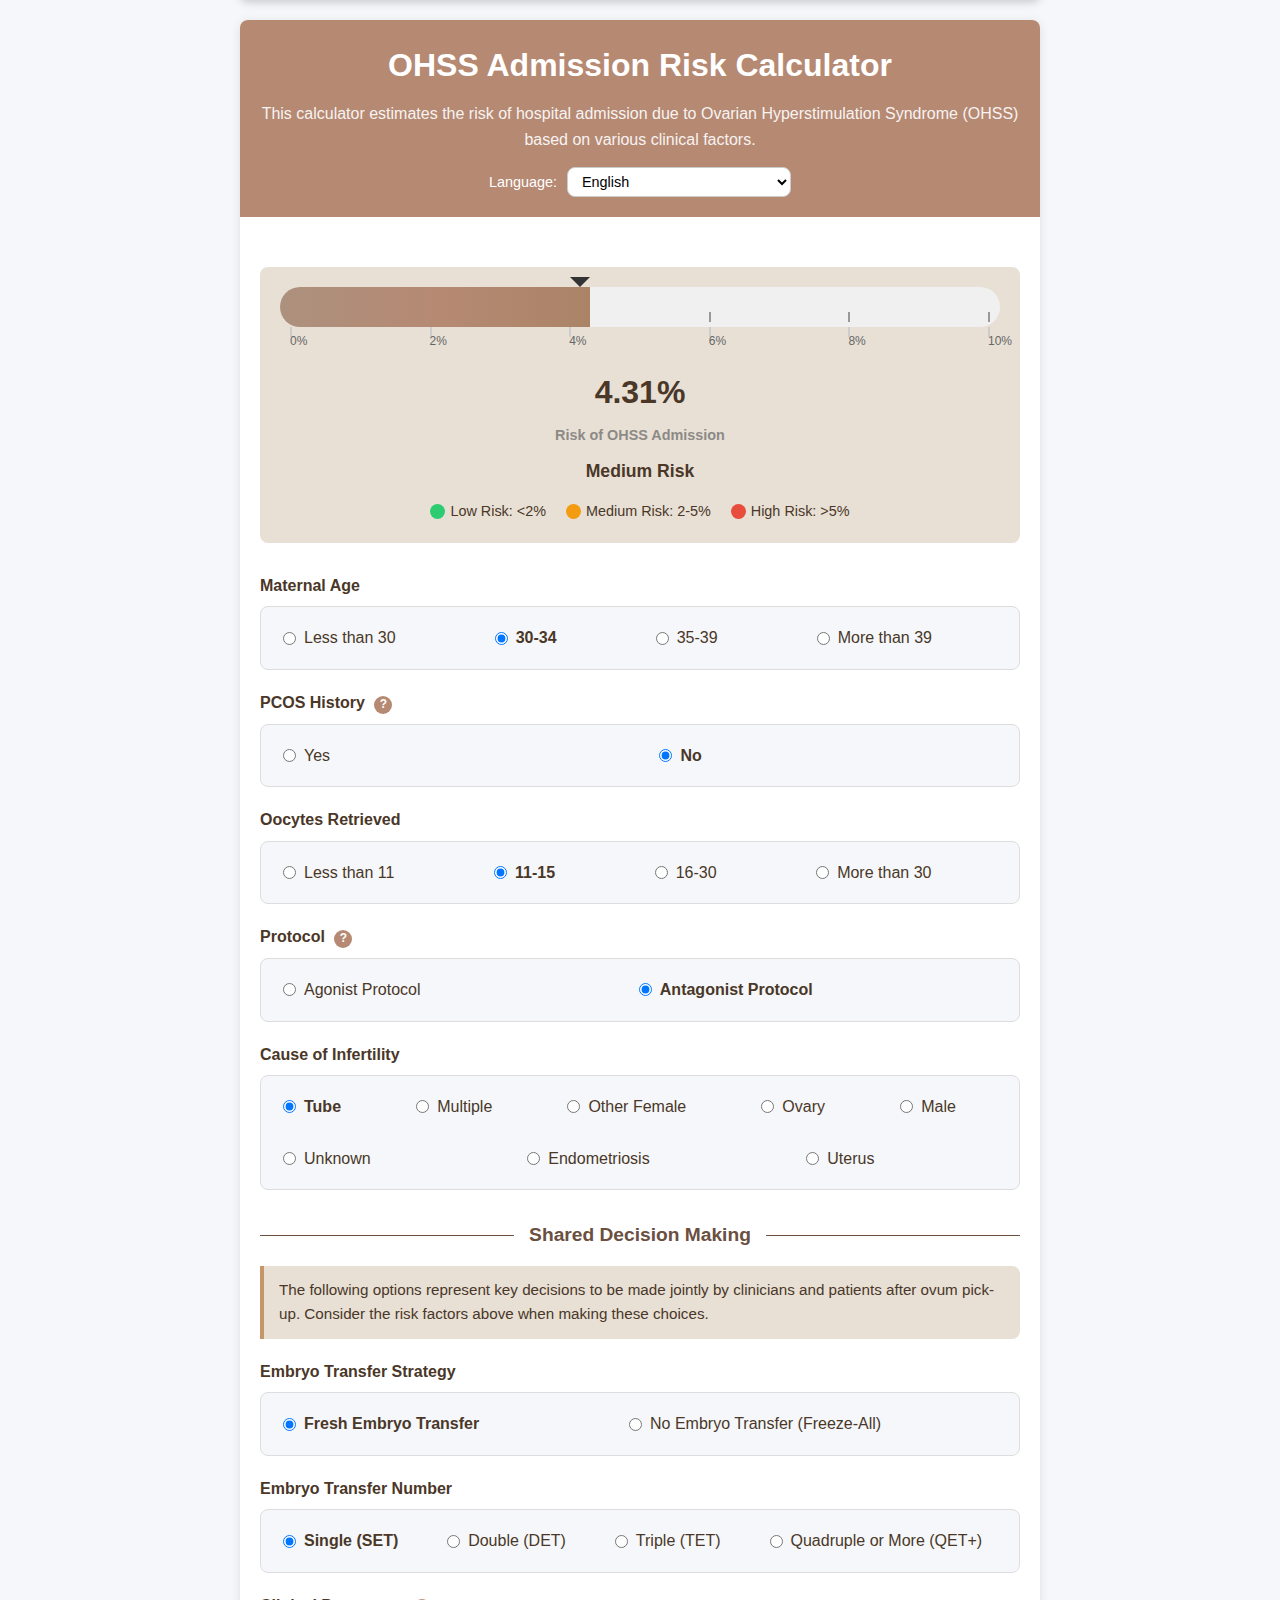
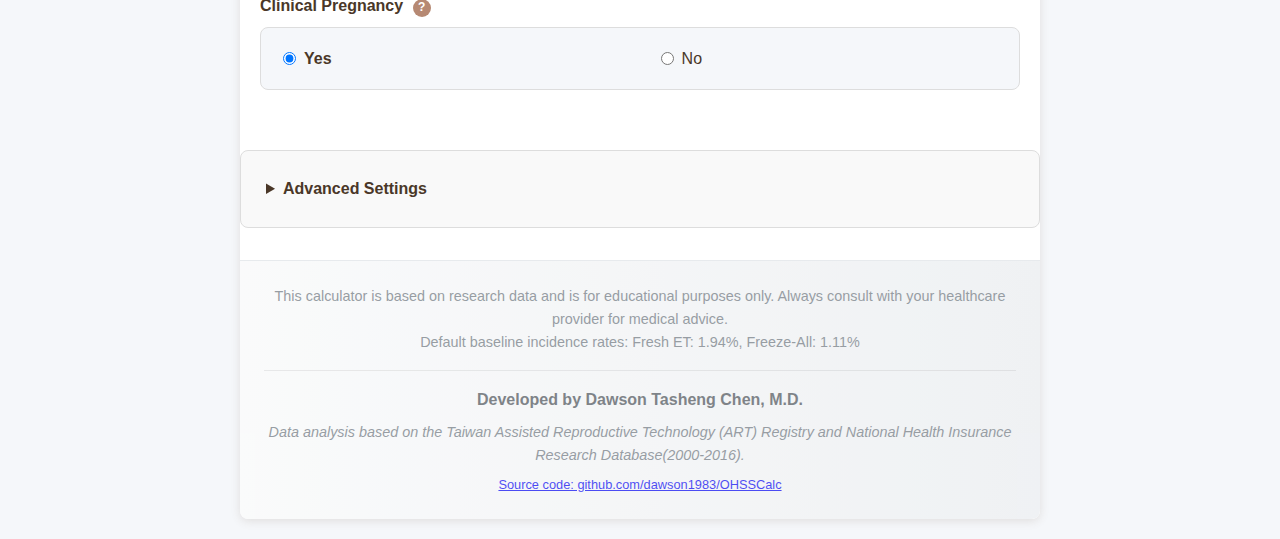
<file: index.html>
<!DOCTYPE html>
<html lang="en">
  <head>
    <meta charset="UTF-8" />
    <meta name="viewport" content="width=device-width, initial-scale=1.0" />
    <title>OHSS Admission Risk Calculator</title>
    <link rel="stylesheet" href="styles.css" />
  </head>
  <body>
    <div class="container">
      <header>
        <h1>OHSS Admission Risk Calculator</h1>
        <p class="description">
          This calculator estimates the risk of hospital admission due to
          Ovarian Hyperstimulation Syndrome (OHSS) based on various clinical
          factors.
        </p>
        <div class="language-selector">
          <label for="language-select">Language:</label>
          <select id="language-select">
            <option value="en" selected>English</option>
            <option value="zh-TW">Traditional Chinese (Taiwan)</option>
            <option value="es">Spanish</option>
            <option value="ja">Japanese</option>
            <option value="fr">French</option>
            <option value="de">German</option>
          </select>
        </div>
      </header>
      <!-- Fixed risk display that becomes visible when scrolling -->
      <div id="fixedRiskDisplay" class="fixed-risk-display">
        <div class="risk-meter">
          <div class="risk-indicator" id="fixedRiskIndicator">
            <div class="indicator-pointer"></div>
          </div>
          <div class="risk-ticks">
            <div class="tick">0%</div>
            <div class="tick">2%</div>
            <div class="tick">4%</div>
            <div class="tick">6%</div>
            <div class="tick">8%</div>
            <div class="tick">10%</div>
          </div>
        </div>
        <div class="risk-percentage">
          <span id="fixedRiskPercentage">1.94%</span>
          <span class="risk-label">Risk of OHSS Admission</span>
          <div class="risk-level" id="fixedRiskLevel">Low Risk</div>
        </div>
      </div>

      <div class="calculator-container">
        <div class="risk-display">
          <div class="risk-meter">
            <div class="risk-indicator" id="riskIndicator">
              <div class="indicator-pointer"></div>
            </div>
            <div class="risk-ticks">
              <div class="tick">0%</div>
              <div class="tick">2%</div>
              <div class="tick">4%</div>
              <div class="tick">6%</div>
              <div class="tick">8%</div>
              <div class="tick">10%</div>
            </div>
          </div>
          <div class="risk-percentage">
            <span id="riskPercentage">1.94%</span>
            <span class="risk-label">Risk of OHSS Admission</span>
            <div class="risk-level" id="riskLevel">Low Risk</div>
          </div>
          <div class="risk-explanation">
            <div class="risk-category low">
              <span class="color-indicator"></span>
              <span>Low Risk: &lt;2%</span>
            </div>
            <div class="risk-category medium">
              <span class="color-indicator"></span>
              <span>Medium Risk: 2-5%</span>
            </div>
            <div class="risk-category high">
              <span class="color-indicator"></span>
              <span>High Risk: &gt;5%</span>
            </div>
          </div>
        </div>

        <form id="riskCalculatorForm">
          <div class="form-group">
            <label class="form-label">Maternal Age</label>
            <div class="radio-group">
              <label>
                <input type="radio" name="maternalAge" value="less30" />
                <span>Less than 30</span>
              </label>
              <label>
                <input type="radio" name="maternalAge" value="30to34" checked />
                <span>30-34</span>
              </label>
              <label>
                <input type="radio" name="maternalAge" value="35to39" />
                <span>35-39</span>
              </label>
              <label>
                <input type="radio" name="maternalAge" value="more39" />
                <span>More than 39</span>
              </label>
            </div>
          </div>

          <div class="form-group">
            <label class="form-label"
              >PCOS History
              <span
                class="tooltip-icon"
                data-tooltip="Polycystic Ovary Syndrome (PCOS) history"
                >?</span
              >
            </label>
            <div class="radio-group">
              <label>
                <input type="radio" name="pcosHistory" value="yes" />
                <span>Yes</span>
              </label>
              <label>
                <input type="radio" name="pcosHistory" value="no" checked />
                <span>No</span>
              </label>
            </div>
          </div>

          <div class="form-group">
            <label class="form-label">Oocytes Retrieved</label>
            <div class="radio-group">
              <label>
                <input type="radio" name="oocytes" value="less11" />
                <span>Less than 11</span>
              </label>
              <label>
                <input type="radio" name="oocytes" value="11to15" checked />
                <span>11-15</span>
              </label>
              <label>
                <input type="radio" name="oocytes" value="16to30" />
                <span>16-30</span>
              </label>
              <label>
                <input type="radio" name="oocytes" value="more30" />
                <span>More than 30</span>
              </label>
            </div>
          </div>

          <div class="form-group">
            <label class="form-label"
              >Protocol
              <span
                class="tooltip-icon"
                data-tooltip="Type of protocol used for ovarian stimulation"
                >?</span
              >
            </label>
            <div class="radio-group">
              <label>
                <input type="radio" name="protocol" value="agonist" />
                <span>Agonist Protocol</span>
              </label>
              <label>
                <input
                  type="radio"
                  name="protocol"
                  value="antagonist"
                  checked
                />
                <span>Antagonist Protocol</span>
              </label>
            </div>
          </div>

          <div class="form-group">
            <label class="form-label">Cause of Infertility</label>
            <div class="radio-group">
              <label>
                <input
                  type="radio"
                  name="infertilityCause"
                  value="tube"
                  checked
                />
                <span>Tube</span>
              </label>
              <label>
                <input type="radio" name="infertilityCause" value="multiple" />
                <span>Multiple</span>
              </label>
              <label>
                <input
                  type="radio"
                  name="infertilityCause"
                  value="otherFemale"
                />
                <span>Other Female</span>
              </label>
              <label>
                <input type="radio" name="infertilityCause" value="ovary" />
                <span>Ovary</span>
              </label>
              <label>
                <input type="radio" name="infertilityCause" value="male" />
                <span>Male</span>
              </label>
              <label>
                <input type="radio" name="infertilityCause" value="unknown" />
                <span>Unknown</span>
              </label>
              <label>
                <input
                  type="radio"
                  name="infertilityCause"
                  value="endometriosis"
                />
                <span>Endometriosis</span>
              </label>
              <label>
                <input type="radio" name="infertilityCause" value="uterus" />
                <span>Uterus</span>
              </label>
            </div>
          </div>

          <!-- Shared Decision Making Section -->
          <div class="decision-divider">
            <div class="divider-line"></div>
            <h3 class="decision-heading">Shared Decision Making</h3>
            <div class="divider-line"></div>
          </div>

          <div class="decision-explanation">
            <p>
              The following options represent key decisions to be made jointly
              by clinicians and patients after ovum pick-up. Consider the risk
              factors above when making these choices.
            </p>
          </div>

          <div class="form-group">
            <label class="form-label">Embryo Transfer Strategy</label>
            <div class="radio-group">
              <label>
                <input
                  type="radio"
                  name="embryoTransfer"
                  value="fresh"
                  checked
                />
                <span>Fresh Embryo Transfer</span>
              </label>
              <label>
                <input type="radio" name="embryoTransfer" value="freezeAll" />
                <span>No Embryo Transfer (Freeze-All)</span>
              </label>
            </div>
          </div>

          <div id="embryoTransferOptions" class="form-group">
            <label class="form-label">Embryo Transfer Number</label>
            <div class="radio-group">
              <label>
                <input type="radio" name="embryoNumber" value="SET" checked />
                <span>Single (SET)</span>
              </label>
              <label>
                <input type="radio" name="embryoNumber" value="DET" />
                <span>Double (DET)</span>
              </label>
              <label>
                <input type="radio" name="embryoNumber" value="TET" />
                <span>Triple (TET)</span>
              </label>
              <label>
                <input type="radio" name="embryoNumber" value="QETorMore" />
                <span>Quadruple or More (QET+)</span>
              </label>
            </div>
          </div>

          <div id="clinicalPregnancyOptions" class="form-group">
            <label class="form-label"
              >Clinical Pregnancy
              <span
                class="tooltip-icon"
                data-tooltip="Confirmation of pregnancy after embryo transfer"
                >?</span
              >
            </label>
            <div class="radio-group">
              <label>
                <input
                  type="radio"
                  name="clinicalPregnancy"
                  value="yes"
                  checked
                />
                <span>No</span>
              </label>
              <label>
                <input type="radio" name="clinicalPregnancy" value="no" />
                <span>Yes</span>
              </label>
            </div>
          </div>
        </form>
      </div>

      <details class="advanced-settings">
        <summary>Advanced Settings</summary>
        <div class="settings-container">
          <div class="transfer-settings">
            <div class="transfer-section">
              <h3>
                Fresh Embryo Transfer
                <button id="resetFreshBtn" class="btn-reset">Reset</button>
              </h3>
              <div class="form-group">
                <label for="baselineIncidenceFresh"
                  >Baseline Incidence Rate:</label
                >
                <input
                  type="number"
                  id="baselineIncidenceFresh"
                  value="0.01940"
                  step="0.00001"
                  min="0"
                  max="1"
                />
              </div>

              <div class="risk-factors">
                <table class="risk-table">
                  <thead>
                    <tr>
                      <th>Risk Factor</th>
                      <th>Odds Ratio</th>
                    </tr>
                  </thead>
                  <tbody>
                    <tr>
                      <td>PCOS History (No)</td>
                      <td>
                        <input
                          type="number"
                          id="pcosHistoryNoFresh"
                          value="1.00"
                          step="0.01"
                          min="0"
                          disabled
                        />
                      </td>
                    </tr>
                    <tr>
                      <td>PCOS History (Yes)</td>
                      <td>
                        <input
                          type="number"
                          id="pcosHistoryFresh"
                          value="2.06"
                          step="0.01"
                          min="0"
                        />
                      </td>
                    </tr>
                    <tr>
                      <td>Antagonist Protocol</td>
                      <td>
                        <input
                          type="number"
                          id="antagonistProtocolFresh"
                          value="1.00"
                          step="0.01"
                          min="0"
                          disabled
                        />
                      </td>
                    </tr>
                    <tr>
                      <td>Agonist Protocol</td>
                      <td>
                        <input
                          type="number"
                          id="agonistProtocolFresh"
                          value="1.04"
                          step="0.01"
                          min="0"
                        />
                      </td>
                    </tr>
                    <tr>
                      <td>Oocytes Retrieved (Less than 11)</td>
                      <td>
                        <input
                          type="number"
                          id="oocytesLess11Fresh"
                          value="0.32"
                          step="0.01"
                          min="0"
                        />
                      </td>
                    </tr>
                    <tr>
                      <td>Oocytes Retrieved (11-15)</td>
                      <td>
                        <input
                          type="number"
                          id="oocytes11to15Fresh"
                          value="1.00"
                          step="0.01"
                          min="0"
                          disabled
                        />
                      </td>
                    </tr>
                    <tr>
                      <td>Oocytes Retrieved (16-30)</td>
                      <td>
                        <input
                          type="number"
                          id="oocytes16to30Fresh"
                          value="1.84"
                          step="0.01"
                          min="0"
                        />
                      </td>
                    </tr>
                    <tr>
                      <td>Oocytes Retrieved (More than 30)</td>
                      <td>
                        <input
                          type="number"
                          id="oocytesMore30Fresh"
                          value="3.07"
                          step="0.01"
                          min="0"
                        />
                      </td>
                    </tr>
                    <tr>
                      <td>Maternal Age (Less than 30)</td>
                      <td>
                        <input
                          type="number"
                          id="ageLess30Fresh"
                          value="1.24"
                          step="0.01"
                          min="0"
                        />
                      </td>
                    </tr>
                    <tr>
                      <td>Maternal Age (30-34)</td>
                      <td>
                        <input
                          type="number"
                          id="age30to34Fresh"
                          value="1.00"
                          step="0.01"
                          min="0"
                          disabled
                        />
                      </td>
                    </tr>
                    <tr>
                      <td>Maternal Age (35-39)</td>
                      <td>
                        <input
                          type="number"
                          id="age35to39Fresh"
                          value="0.64"
                          step="0.01"
                          min="0"
                        />
                      </td>
                    </tr>
                    <tr>
                      <td>Maternal Age (More than 39)</td>
                      <td>
                        <input
                          type="number"
                          id="ageMore39Fresh"
                          value="0.27"
                          step="0.01"
                          min="0"
                        />
                      </td>
                    </tr>
                    <tr>
                      <td>Cause of Infertility (Tube)</td>
                      <td>
                        <input
                          type="number"
                          id="tubeFresh"
                          value="1.00"
                          step="0.01"
                          min="0"
                          disabled
                        />
                      </td>
                    </tr>
                    <tr>
                      <td>Cause of Infertility (Multiple)</td>
                      <td>
                        <input
                          type="number"
                          id="multipleFresh"
                          value="0.94"
                          step="0.01"
                          min="0"
                        />
                      </td>
                    </tr>
                    <tr>
                      <td>Cause of Infertility (Other Female)</td>
                      <td>
                        <input
                          type="number"
                          id="otherFemaleFresh"
                          value="0.95"
                          step="0.01"
                          min="0"
                        />
                      </td>
                    </tr>
                    <tr>
                      <td>Cause of Infertility (Ovary)</td>
                      <td>
                        <input
                          type="number"
                          id="ovaryFresh"
                          value="0.70"
                          step="0.01"
                          min="0"
                        />
                      </td>
                    </tr>
                    <tr>
                      <td>Cause of Infertility (Male)</td>
                      <td>
                        <input
                          type="number"
                          id="maleFresh"
                          value="0.99"
                          step="0.01"
                          min="0"
                        />
                      </td>
                    </tr>
                    <tr>
                      <td>Cause of Infertility (Unknown)</td>
                      <td>
                        <input
                          type="number"
                          id="unknownFresh"
                          value="1.15"
                          step="0.01"
                          min="0"
                        />
                      </td>
                    </tr>
                    <tr>
                      <td>Cause of Infertility (Endometriosis)</td>
                      <td>
                        <input
                          type="number"
                          id="endometriosisFresh"
                          value="0.37"
                          step="0.01"
                          min="0"
                        />
                      </td>
                    </tr>
                    <tr>
                      <td>Cause of Infertility (Uterus)</td>
                      <td>
                        <input
                          type="number"
                          id="uterusFresh"
                          value="0.47"
                          step="0.01"
                          min="0"
                        />
                      </td>
                    </tr>
                    <tr>
                      <td>Embryo Transfer Number (SET)</td>
                      <td>
                        <input
                          type="number"
                          id="embryoTransferSET"
                          value="1.00"
                          step="0.01"
                          min="0"
                          disabled
                        />
                      </td>
                    </tr>
                    <tr>
                      <td>Embryo Transfer Number (DET)</td>
                      <td>
                        <input
                          type="number"
                          id="embryoTransferDET"
                          value="1.39"
                          step="0.01"
                          min="0"
                        />
                      </td>
                    </tr>
                    <tr>
                      <td>Embryo Transfer Number (TET)</td>
                      <td>
                        <input
                          type="number"
                          id="embryoTransferTET"
                          value="1.69"
                          step="0.01"
                          min="0"
                        />
                      </td>
                    </tr>
                    <tr>
                      <td>Embryo Transfer Number (QET+)</td>
                      <td>
                        <input
                          type="number"
                          id="embryoTransferQETorMore"
                          value="1.98"
                          step="0.01"
                          min="0"
                        />
                      </td>
                    </tr>
                    <tr>
                      <td>Clinical Pregnancy (No)</td>
                      <td>
                        <input
                          type="number"
                          id="clinicalPregnancyNo"
                          value="1.00"
                          step="0.01"
                          min="0"
                          disabled
                        />
                      </td>
                    </tr>
                    <tr>
                      <td>Clinical Pregnancy (Yes)</td>
                      <td>
                        <input
                          type="number"
                          id="clinicalPregnancyYes"
                          value="2.22"
                          step="0.01"
                          min="0"
                        />
                      </td>
                    </tr>
                  </tbody>
                </table>
              </div>
            </div>

            <div class="transfer-section">
              <h3>
                Freeze-All Strategy
                <button id="resetFreezeAllBtn" class="btn-reset">Reset</button>
              </h3>
              <div class="form-group">
                <label for="baselineIncidenceFreezeAll"
                  >Baseline Incidence Rate:</label
                >
                <input
                  type="number"
                  id="baselineIncidenceFreezeAll"
                  value="0.01114"
                  step="0.00001"
                  min="0"
                  max="1"
                />
              </div>

              <div class="risk-factors">
                <table class="risk-table">
                  <thead>
                    <tr>
                      <th>Risk Factor</th>
                      <th>Odds Ratio</th>
                    </tr>
                  </thead>
                  <tbody>
                    <tr>
                      <td>PCOS History (No)</td>
                      <td>
                        <input
                          type="number"
                          id="pcosHistoryNoFreezeAll"
                          value="1.00"
                          step="0.01"
                          min="0"
                          disabled
                        />
                      </td>
                    </tr>
                    <tr>
                      <td>PCOS History (Yes)</td>
                      <td>
                        <input
                          type="number"
                          id="pcosHistoryFreezeAll"
                          value="1.85"
                          step="0.01"
                          min="0"
                        />
                      </td>
                    </tr>
                    <tr>
                      <td>Antagonist Protocol</td>
                      <td>
                        <input
                          type="number"
                          id="antagonistProtocolFreezeAll"
                          value="1.00"
                          step="0.01"
                          min="0"
                          disabled
                        />
                      </td>
                    </tr>
                    <tr>
                      <td>Agonist Protocol</td>
                      <td>
                        <input
                          type="number"
                          id="agonistProtocolFreezeAll"
                          value="0.97"
                          step="0.01"
                          min="0"
                        />
                      </td>
                    </tr>
                    <tr>
                      <td>Oocytes Retrieved (Less than 11)</td>
                      <td>
                        <input
                          type="number"
                          id="oocytesLess11FreezeAll"
                          value="0.23"
                          step="0.01"
                          min="0"
                        />
                      </td>
                    </tr>
                    <tr>
                      <td>Oocytes Retrieved (11-15)</td>
                      <td>
                        <input
                          type="number"
                          id="oocytes11to15FreezeAll"
                          value="1.00"
                          step="0.01"
                          min="0"
                          disabled
                        />
                      </td>
                    </tr>
                    <tr>
                      <td>Oocytes Retrieved (16-30)</td>
                      <td>
                        <input
                          type="number"
                          id="oocytes16to30FreezeAll"
                          value="1.89"
                          step="0.01"
                          min="0"
                        />
                      </td>
                    </tr>
                    <tr>
                      <td>Oocytes Retrieved (More than 30)</td>
                      <td>
                        <input
                          type="number"
                          id="oocytesMore30FreezeAll"
                          value="3.13"
                          step="0.01"
                          min="0"
                        />
                      </td>
                    </tr>
                    <tr>
                      <td>Maternal Age (Less than 30)</td>
                      <td>
                        <input
                          type="number"
                          id="ageLess30FreezeAll"
                          value="1.06"
                          step="0.01"
                          min="0"
                        />
                      </td>
                    </tr>
                    <tr>
                      <td>Maternal Age (30-34)</td>
                      <td>
                        <input
                          type="number"
                          id="age30to34FreezeAll"
                          value="1.00"
                          step="0.01"
                          min="0"
                          disabled
                        />
                      </td>
                    </tr>
                    <tr>
                      <td>Maternal Age (35-39)</td>
                      <td>
                        <input
                          type="number"
                          id="age35to39FreezeAll"
                          value="0.71"
                          step="0.01"
                          min="0"
                        />
                      </td>
                    </tr>
                    <tr>
                      <td>Maternal Age (More than 39)</td>
                      <td>
                        <input
                          type="number"
                          id="ageMore39FreezeAll"
                          value="0.42"
                          step="0.01"
                          min="0"
                        />
                      </td>
                    </tr>
                    <tr>
                      <td>Cause of Infertility (Tube)</td>
                      <td>
                        <input
                          type="number"
                          id="tubeFreezeAll"
                          value="1.00"
                          step="0.01"
                          min="0"
                          disabled
                        />
                      </td>
                    </tr>
                    <tr>
                      <td>Cause of Infertility (Multiple)</td>
                      <td>
                        <input
                          type="number"
                          id="multipleFreezeAll"
                          value="0.85"
                          step="0.01"
                          min="0"
                        />
                      </td>
                    </tr>
                    <tr>
                      <td>Cause of Infertility (Other Female)</td>
                      <td>
                        <input
                          type="number"
                          id="otherFemaleFreezeAll"
                          value="0.63"
                          step="0.01"
                          min="0"
                        />
                      </td>
                    </tr>
                    <tr>
                      <td>Cause of Infertility (Ovary)</td>
                      <td>
                        <input
                          type="number"
                          id="ovaryFreezeAll"
                          value="0.69"
                          step="0.01"
                          min="0"
                        />
                      </td>
                    </tr>
                    <tr>
                      <td>Cause of Infertility (Male)</td>
                      <td>
                        <input
                          type="number"
                          id="maleFreezeAll"
                          value="0.85"
                          step="0.01"
                          min="0"
                        />
                      </td>
                    </tr>
                    <tr>
                      <td>Cause of Infertility (Unknown)</td>
                      <td>
                        <input
                          type="number"
                          id="unknownFreezeAll"
                          value="1.30"
                          step="0.01"
                          min="0"
                        />
                      </td>
                    </tr>
                    <tr>
                      <td>Cause of Infertility (Endometriosis)</td>
                      <td>
                        <input
                          type="number"
                          id="endometriosisFreezeAll"
                          value="0.57"
                          step="0.01"
                          min="0"
                        />
                      </td>
                    </tr>
                    <tr>
                      <td>Cause of Infertility (Uterus)</td>
                      <td>
                        <input
                          type="number"
                          id="uterusFreezeAll"
                          value="0.38"
                          step="0.01"
                          min="0"
                        />
                      </td>
                    </tr>
                  </tbody>
                </table>
              </div>
            </div>
          </div>

          <button id="resetAllFactorsBtn" class="btn-reset-all">
            Reset All Risk Factors
          </button>
        </div>
      </details>
      <footer class="enhanced-footer">
        <div class="footer-content">
          <div class="disclaimer-section">
            <p>
              This calculator is based on research data and is for educational
              purposes only. Always consult with your healthcare provider for
              medical advice.
            </p>
            <p>
              Default baseline incidence rates: Fresh ET: 1.94%, Freeze-All:
              1.11%
            </p>
          </div>
          <div class="credits-section">
            <p class="credits">
              <span class="developer"
                >Developed by Dawson Tasheng Chen, M.D.</span
              >
              <span class="data-source">
                Data analysis based on the Taiwan Assisted Reproductive
                Technology (ART) Registry and National Health Insurance Research
                Database(2000-2016).
              </span>
              <span class="source-code">
                <a
                  href="https://github.com/dawson1983/OHSSCalc"
                  target="_blank"
                >
                  Source code: github.com/dawson1983/OHSSCalc
                </a>
              </span>
            </p>
          </div>
        </div>
      </footer>
    </div>

    <script src="script.js"></script>
  </body>
</html>
</file>
<file: styles.css>
:root {
  --primary-color: #b68973; /* Mocha Mousse (PANTONE 17-1230) */
  --secondary-color: #6b4f3f; /* Chocolate Martini (darker brown) */
  --accent-color: #c6956a; /* Baltic Amber (warmer tone) */
  --light-color: #e8e0d5; /* Safari light tone */
  --dark-color: #4a3728; /* Darker shade of Mocha */
  --success-color: #a29988; /* Safari (PANTONE 15-1116) */
  --warning-color: #a09a8c; /* Sirocco (PANTONE 15-1317) */
  --danger-color: #a07f5c; /* Chanterelle (PANTONE 16-1414) */
  --border-radius: 8px;
  --box-shadow: 0 2px 10px rgba(107, 79, 63, 0.15);
}

* {
  margin: 0;
  padding: 0;
  box-sizing: border-box;
}

body {
  font-family: "Segoe UI", Tahoma, Geneva, Verdana, sans-serif;
  line-height: 1.6;
  color: var(--dark-color);
  background-color: #f5f7fa;
  padding: 20px;
}

.container {
  max-width: 800px;
  margin: 0 auto;
  background-color: white;
  border-radius: var(--border-radius);
  box-shadow: var(--box-shadow);
  overflow: hidden;
  position: relative;
}

header {
  background-color: var(--primary-color);
  color: white;
  padding: 20px;
  text-align: center;
}

h1 {
  margin-bottom: 10px;
  font-size: 2rem;
}

.description {
  font-size: 1rem;
  opacity: 0.9;
}

.calculator-container {
  padding: 20px;
}

.risk-display {
  display: flex;
  flex-direction: column;
  align-items: center;
  margin-bottom: 30px;
  padding: 20px;
  background-color: var(--light-color);
  border-radius: var(--border-radius);
  margin: 30px 0;
  text-align: center;
}

.risk-meter {
  width: 100%;
  height: 40px;
  background-color: #f0f0f0;
  border-radius: 20px;
  margin-bottom: 15px;
  position: relative;
  overflow: visible;
}

.risk-indicator {
  height: 100%;
  width: 0%;
  border-radius: 20px 0 0 20px;
  position: absolute;
  left: 0;
  transition: width 0.5s ease, background-color 0.5s ease;
  z-index: 2;
  background: linear-gradient(to right, #a29988, #b68973 50%, #a07f5c);
  background-size: 200% 100%;
  background-position: left;
}

.indicator-pointer {
  position: absolute;
  top: -10px;
  right: 0;
  width: 0;
  height: 0;
  border-left: 10px solid transparent;
  border-right: 10px solid transparent;
  border-top: 10px solid #333;
}

.risk-indicator.low-risk {
  background-position: 0% center;
}

.risk-indicator.medium-risk {
  background-position: 50% center;
}

.risk-indicator.high-risk {
  background-position: 100% center;
}

.risk-ticks {
  position: absolute;
  width: 100%;
  height: 100%;
  display: flex;
  justify-content: space-between;
  padding: 0 10px;
  box-sizing: border-box;
}

.tick {
  position: relative;
  width: 2px;
  height: 10px;
  background-color: #ccc;
  top: 40px;
  font-size: 12px;
  color: #666;
  padding-top: 5px;
}

.tick::before {
  content: "";
  position: absolute;
  width: 2px;
  height: 10px;
  background-color: #999;
  top: -15px;
  left: 0;
}

.risk-percentage {
  display: flex;
  flex-direction: column;
  align-items: center;
  font-size: 1.5rem;
  font-weight: bold;
  margin-top: 25px;
}

#riskPercentage {
  font-size: 2rem;
  font-weight: bold;
  color: var(--dark-color);
}

.risk-label {
  font-size: 0.9rem;
  color: var(--dark-color);
  opacity: 0.7;
  display: block;
  font-size: 0.9rem;
  color: #666;
  margin-top: 5px;
}

.risk-level {
  margin-top: 10px;
  font-weight: bold;
  font-size: 1.1rem;
}

.risk-explanation {
  display: flex;
  justify-content: center;
  margin-top: 15px;
  gap: 20px;
  flex-wrap: wrap;
}

.risk-category {
  display: flex;
  align-items: center;
  font-size: 0.9rem;
}

.color-indicator {
  display: inline-block;
  width: 15px;
  height: 15px;
  border-radius: 50%;
  margin-right: 5px;
}

/* Shared Decision Making section */
.decision-divider {
  display: flex;
  align-items: center;
  margin: 30px 0 15px;
}

.divider-line {
  flex-grow: 1;
  height: 1px;
  background-color: var(--secondary-color);
}

.decision-heading {
  color: var(--secondary-color);
  font-size: 1.2rem;
  margin: 0 15px;
  font-weight: 600;
}

.decision-explanation {
  background-color: var(--light-color);
  border-left: 4px solid var(--accent-color);
  padding: 12px 15px;
  margin-bottom: 20px;
  border-radius: 0 var(--border-radius) var(--border-radius) 0;
}

.decision-explanation p {
  margin: 0;
  font-size: 0.95rem;
  color: var(--dark-color);
}

.risk-category.low .color-indicator {
  background-color: #2ecc71;
}

.risk-category.medium .color-indicator {
  background-color: #f39c12;
}

.risk-category.high .color-indicator {
  background-color: #e74c3c;
}

.form-group {
  margin-bottom: 20px;
}

.form-label {
  display: block;
  font-weight: bold;
  margin-bottom: 8px;
  position: relative;
}

.radio-group {
  display: flex;
  flex-wrap: wrap;
  gap: 10px;
  background-color: #f5f7fa;
  padding: 10px;
  border-radius: var(--border-radius);
  border: 1px solid #ddd;
}

.radio-group label {
  display: flex;
  align-items: center;
  padding: 8px 12px;
  cursor: pointer;
  transition: all 0.3s ease;
  flex: 1 0 auto;
  min-width: 120px;
  justify-content: flex-start;
  background-color: transparent;
  border-radius: 0;
}

.radio-group label:hover {
  background-color: rgba(0, 0, 0, 0.05);
}

.radio-group input[type="radio"] {
  margin-right: 8px;
}

.radio-group input[type="radio"]:checked + span {
  font-weight: bold;
}

.radio-group label input[type="radio"]:checked {
  background-color: var(--primary-color);
}

.tooltip-icon {
  display: inline-flex;
  justify-content: center;
  align-items: center;
  width: 18px;
  height: 18px;
  border-radius: 50%;
  background-color: var(--primary-color);
  color: white;
  font-size: 12px;
  margin-left: 5px;
  cursor: help;
  position: relative;
}

.tooltip-icon:hover::after {
  content: attr(data-tooltip);
  position: absolute;
  top: 100%;
  left: 50%;
  transform: translateX(-50%);
  padding: 8px 12px;
  background-color: var(--dark-color);
  color: white;
  border-radius: var(--border-radius);
  font-size: 12px;
  white-space: nowrap;
  z-index: 1;
  font-weight: normal;
  box-shadow: var(--box-shadow);
}

footer {
  background-color: var(--light-color);
  padding: 15px;
  text-align: center;
  font-size: 0.8rem;
  color: var(--dark-color);
  opacity: 0.7;
}

.advanced-settings {
  margin-top: 20px;
  padding: 20px;
  border: 1px solid #ddd;
  border-radius: 8px;
  background-color: #f9f9f9;
}

.advanced-settings summary {
  font-weight: bold;
  cursor: pointer;
  padding: 5px;
}

.settings-container {
  padding: 15px 0;
}

.transfer-section {
  margin-bottom: 20px;
  padding: 15px;
  border: 1px solid #ddd;
  border-radius: 8px;
  background-color: #f5f5f5;
}

.transfer-section h3 {
  margin-top: 0;
  display: flex;
  justify-content: space-between;
  align-items: center;
}

.btn-reset {
  padding: 3px 8px;
  background-color: #f0f0f0;
  border: 1px solid #ccc;
  border-radius: 4px;
  cursor: pointer;
  font-size: 0.8em;
}

.btn-reset:hover {
  background-color: #e0e0e0;
}

.risk-factors {
  margin-top: 15px;
}

.risk-table {
  width: 100%;
  border-collapse: collapse;
  margin-top: 10px;
}

.risk-table th {
  background-color: #f0f0f0;
  padding: 8px;
  text-align: left;
  border-bottom: 1px solid #ddd;
}

.risk-table td {
  padding: 6px 8px;
  border-bottom: 1px solid #eee;
}

.risk-table input[type="number"] {
  width: 80px;
  padding: 4px;
  border: 1px solid #ccc;
  border-radius: 4px;
  text-align: right;
}

.risk-table input[disabled] {
  background-color: #f5f5f5;
  color: #666;
}

@media (max-width: 768px) {
  .risk-table {
    font-size: 0.9em;
  }

  .risk-table input[type="number"] {
    width: 70px;
  }
}

/* Responsive adjustments for the risk factors grid */
@media (max-width: 768px) {
  .risk-factors {
    grid-template-columns: 1fr;
  }
}

.btn-reset,
.btn-reset-all {
  padding: 5px 10px;
  background-color: var(--light-color);
  border: 1px solid #ddd;
  border-radius: 4px;
  cursor: pointer;
  margin-left: 10px;
}

.btn-reset-all {
  display: block;
  margin: 20px auto;
  padding: 8px 16px;
  background-color: #f0f0f0;
  border: 1px solid #ccc;
  border-radius: 4px;
  cursor: pointer;
  font-size: 1em;
}

.btn-reset-all:hover {
  background-color: #e0e0e0;
}

#baselineIncidence {
  width: 100px;
  padding: 5px;
  border: 1px solid #ddd;
  border-radius: 4px;
}

.baseline-info {
  margin-top: 8px;
  font-size: 0.85rem;
  color: var(--dark-color);
  opacity: 0.7;
}

.baseline-info p {
  margin: 0;
}

/* Responsive adjustments */
@media (max-width: 768px) {
  body {
    padding: 10px;
  }

  .container {
    max-width: 100%;
  }

  .radio-group {
    flex-direction: column;
  }

  .radio-group label {
    width: 100%;
  }

  #riskPercentage {
    font-size: 1.5rem;
  }

  h1 {
    font-size: 1.5rem;
  }

  .risk-explanation {
    flex-direction: column;
    align-items: center;
    gap: 10px;
  }
}

/* Fixed Risk Display Styles */
.fixed-risk-display {
  position: fixed;
  top: 0;
  left: 50%;
  transform: translateX(-50%) translateY(-100%);
  background-color: var(--light-color);
  box-shadow: 0 2px 10px rgba(0, 0, 0, 0.2);
  z-index: 1000;
  padding: 10px 20px;
  display: flex;
  flex-direction: column;
  align-items: center;
  text-align: center;
  transition: transform 0.3s ease;
  width: 100%;
  max-width: 800px;
  border-bottom-left-radius: var(--border-radius);
  border-bottom-right-radius: var(--border-radius);
}

.fixed-risk-display.visible {
  transform: translateX(-50%) translateY(0);
}

.fixed-risk-display .risk-meter {
  width: 100%;
  height: 30px;
  margin-bottom: 10px;
}

.fixed-risk-display .risk-percentage {
  margin-top: 10px;
}

.fixed-risk-display #fixedRiskPercentage {
  font-size: 1.6rem;
}

.fixed-risk-display .risk-label {
  font-size: 0.8rem;
}

.fixed-risk-display .risk-level {
  margin-top: 5px;
  font-size: 1rem;
}

/* Media query for mobile devices */
@media (max-width: 768px) {
  .fixed-risk-display {
    padding: 8px 10px;
  }

  .fixed-risk-display .risk-meter {
    height: 25px;
    margin-bottom: 5px;
  }

  .fixed-risk-display #fixedRiskPercentage {
    font-size: 1.4rem;
  }

  .fixed-risk-display .risk-label {
    font-size: 0.7rem;
  }

  .fixed-risk-display .risk-level {
    margin-top: 3px;
    font-size: 0.9rem;
  }
}

/* Language Selector */
.language-selector {
  margin-top: 15px;
  display: flex;
  justify-content: center;
  align-items: center;
  gap: 10px;
}

.language-selector label {
  font-size: 0.9rem;
  color: white;
}

.language-selector select {
  padding: 5px 10px;
  border-radius: var(--border-radius);
  border: 1px solid #ccc;
  background-color: white;
  font-size: 0.9rem;
  cursor: pointer;
}

/* Footer Styling */
.enhanced-footer {
  margin-top: 2rem;
  padding: 1.5rem;
  background: linear-gradient(to right, #f8f9fa, #e9ecef);
  border-top: 1px solid #dee2e6;
  border-radius: 0 0 8px 8px;
}

.footer-content {
  max-width: 1200px;
  margin: 0 auto;
}

.disclaimer-section {
  margin-bottom: 1rem;
  font-size: 0.9rem;
  color: #6c757d;
}

.credits-section {
  padding-top: 1rem;
  border-top: 1px solid rgba(0, 0, 0, 0.1);
}

.credits {
  display: flex;
  flex-direction: column;
  align-items: center;
  text-align: center;
  gap: 0.5rem;
}

.developer {
  font-weight: 600;
  color: #495057;
  font-size: 1rem;
}

.data-source {
  font-style: italic;
  color: #6c757d;
  font-size: 0.9rem;
}
</file>
